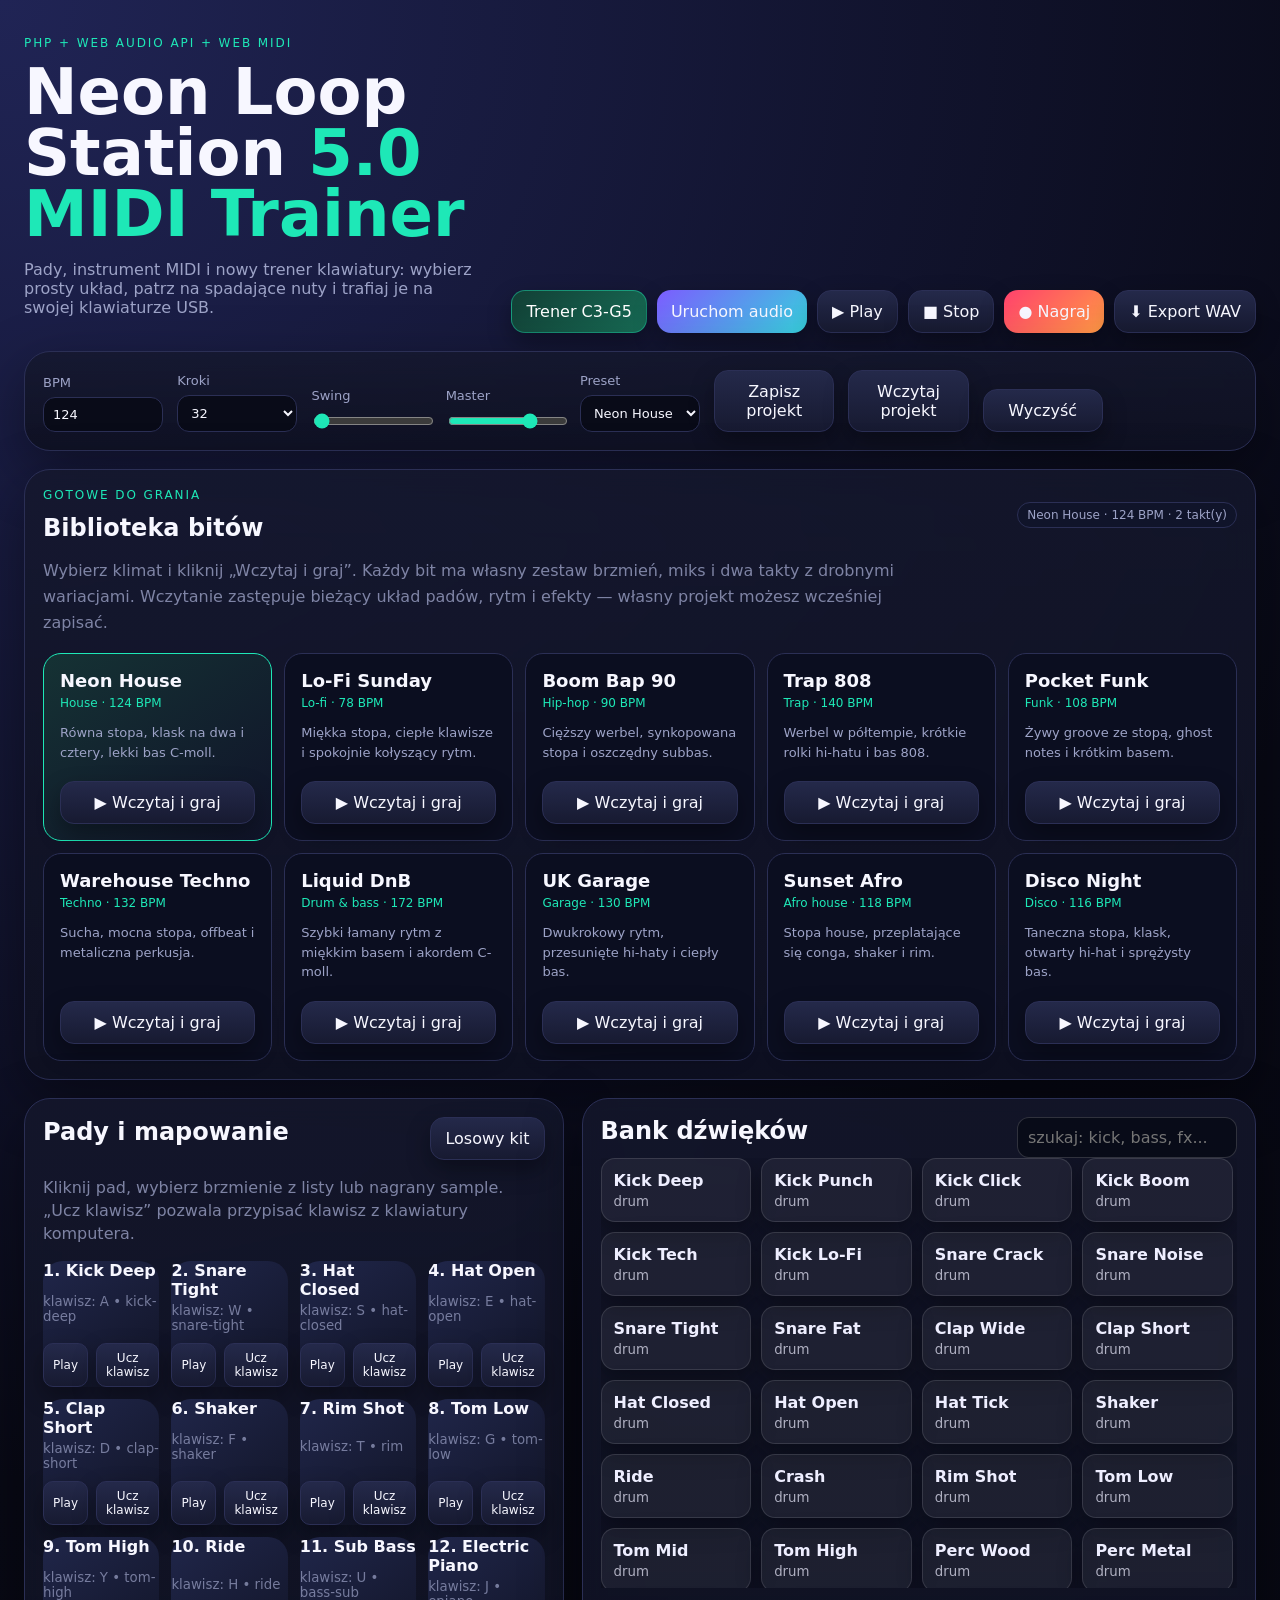
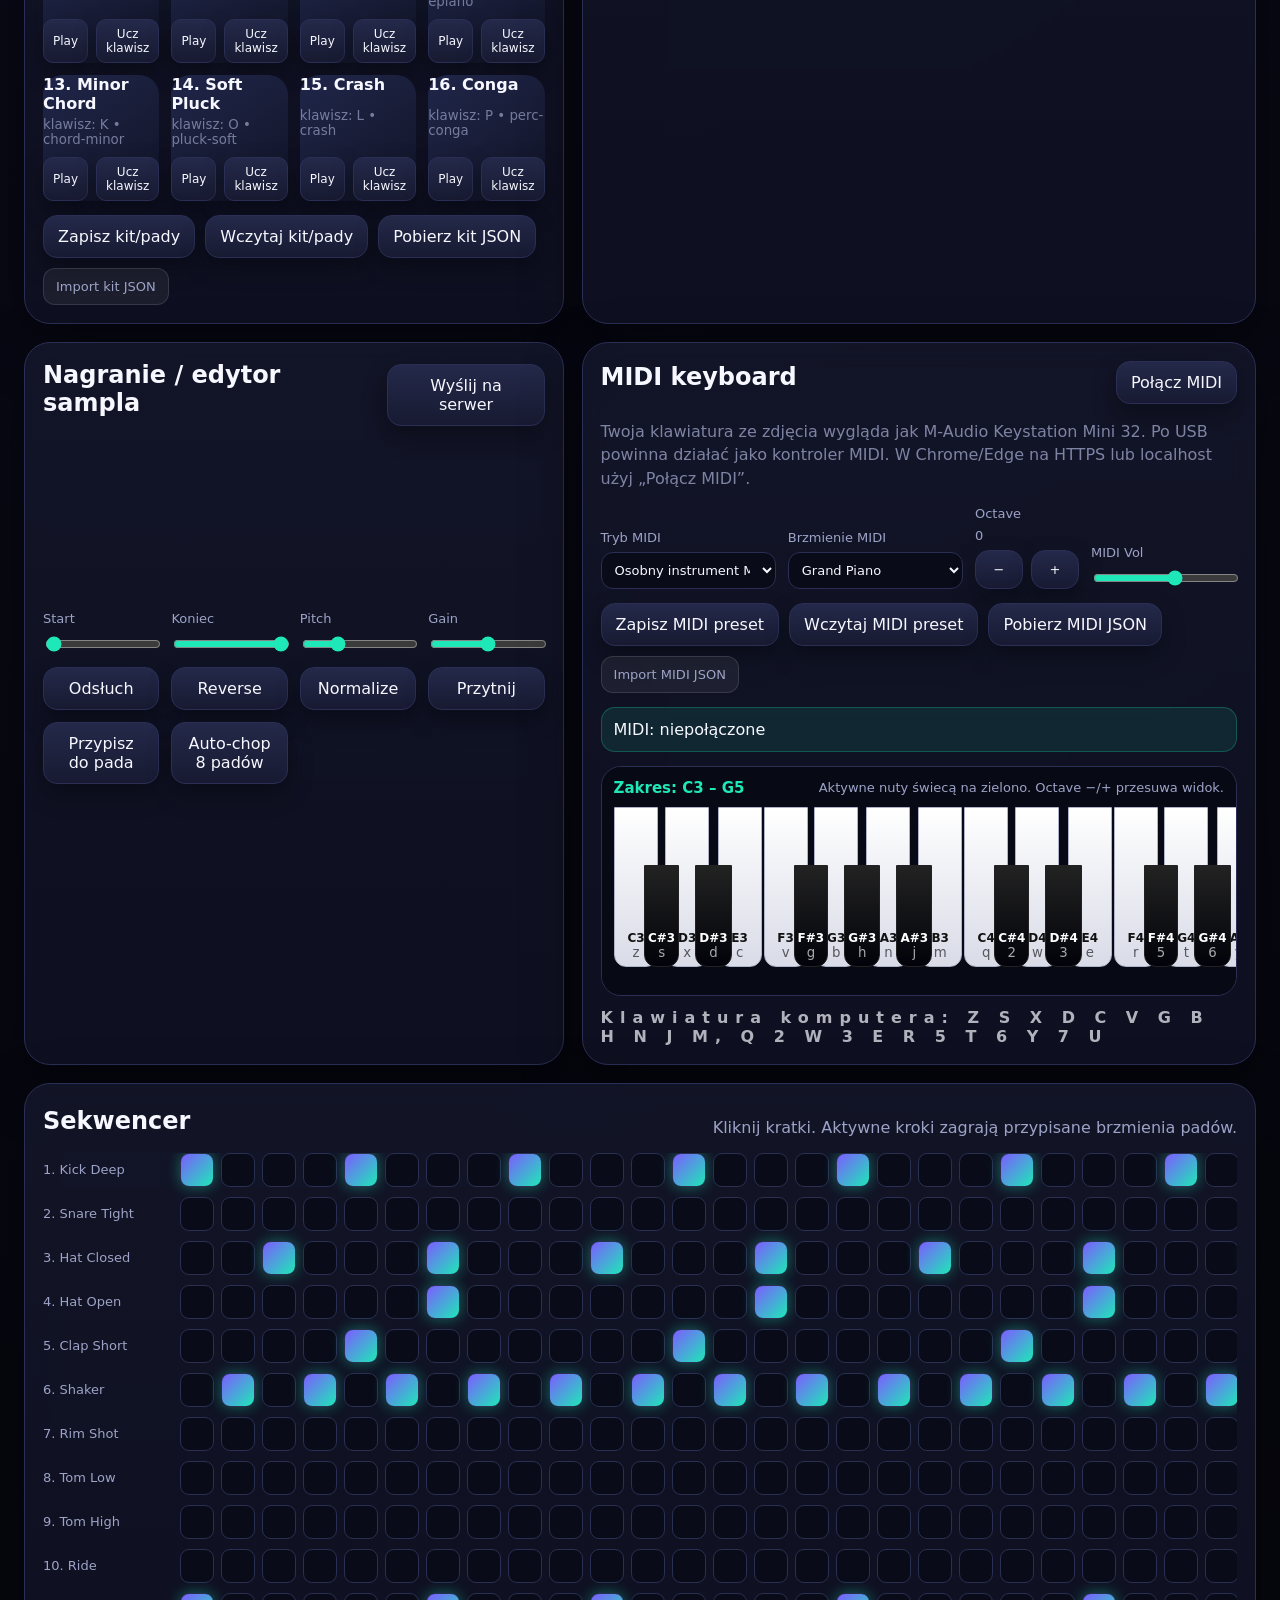
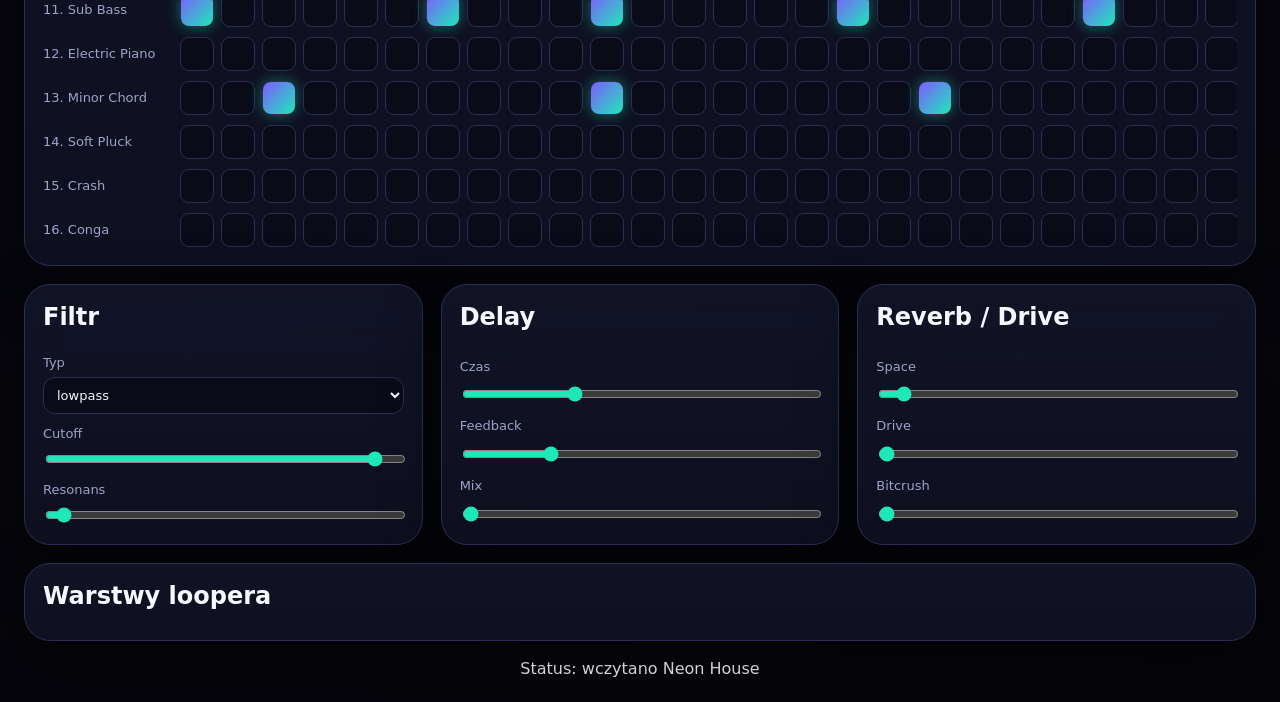
<file: index.html>
﻿<!doctype html><html lang="pl"><head><meta charset="utf-8"><meta name="viewport" content="width=device-width,initial-scale=1"><title>Neon Loop Station 5.0 MIDI Trainer</title><link rel="icon" href="data:,"><link rel="stylesheet" href="assets/style.css?v=20261020-beats1"></head><body>
<main class="app">
<header class="hero"><div><p class="eyebrow">PHP + Web Audio API + Web MIDI</p><h1>Neon Loop Station <span>5.0 MIDI Trainer</span></h1><p>Pady, instrument MIDI i nowy trener klawiatury: wybierz prosty układ, patrz na spadające nuty i trafiaj je na swojej klawiaturze USB.</p></div><div class="transport"><a class="trainerLink" href="trainer.html">Trener C3-G5</a><button id="bootBtn" class="primary">Uruchom audio</button><button id="playBtn">▶ Play</button><button id="stopBtn">■ Stop</button><button id="recBtn" class="danger">● Nagraj</button><button id="exportBtn">⬇ Export WAV</button></div></header>
<section class="panel master-grid"><label>BPM <input id="bpm" type="number" min="55" max="220" value="120"></label><label>Kroki <select id="steps"><option>16</option><option>32</option></select></label><label>Swing <input id="swing" type="range" min="0" max="0.45" step="0.01" value="0.08"></label><label>Master <input id="masterVol" type="range" min="0" max="1" step="0.01" value="0.72"></label><label>Preset <select id="presetSelect"></select></label><button id="saveProjectBtn">Zapisz projekt</button><button id="loadProjectBtn">Wczytaj projekt</button><button id="clearBtn">Wyczyść</button></section>
<section class="panel beat-panel" aria-labelledby="beatHeading"><div class="section-head"><div><p class="eyebrow">Gotowe do grania</p><h2 id="beatHeading">Biblioteka bitów</h2></div><span id="beatNow" class="badge" aria-live="polite"></span></div><p class="hint">Wybierz klimat i kliknij „Wczytaj i graj”. Każdy bit ma własny zestaw brzmień, miks i dwa takty z drobnymi wariacjami. Wczytanie zastępuje bieżący układ padów, rytm i efekty — własny projekt możesz wcześniej zapisać.</p><div id="beatLibrary" class="beat-library"></div></section>
<section class="grid two"><div class="panel"><div class="section-head"><h2>Pady i mapowanie</h2><button id="randomKitBtn">Losowy kit</button></div><p class="hint">Kliknij pad, wybierz brzmienie z listy lub nagrany sample. „Ucz klawisz” pozwala przypisać klawisz z klawiatury komputera.</p><div id="pads" class="pads"></div><div class="mini-tools"><button id="saveKitBtn">Zapisz kit/pady</button><button id="loadKitBtn">Wczytaj kit/pady</button><button id="downloadKitBtn">Pobierz kit JSON</button><label class="fileBtn">Import kit JSON<input id="importKit" type="file" accept="application/json"></label></div></div>
<div class="panel"><div class="section-head"><h2>Bank dźwięków</h2><input id="soundSearch" placeholder="szukaj: kick, bass, fx..."></div><div id="soundList" class="sound-list"></div></div></section>
<section class="grid two"><div class="panel"><div class="section-head"><h2>Nagranie / edytor sampla</h2><button id="uploadBtn">Wyślij na serwer</button></div><canvas id="wave" width="780" height="170"></canvas><div class="editor-grid"><label>Start <input id="trimStart" type="range" min="0" max="1" step="0.001" value="0"></label><label>Koniec <input id="trimEnd" type="range" min="0" max="1" step="0.001" value="1"></label><label>Pitch <input id="pitch" type="range" min="0.25" max="3" step="0.01" value="1"></label><label>Gain <input id="sampleGain" type="range" min="0" max="2" step="0.01" value="1"></label><button id="playSampleBtn">Odsłuch</button><button id="reverseBtn">Reverse</button><button id="normalizeBtn">Normalize</button><button id="cropBtn">Przytnij</button><button id="assignSampleBtn">Przypisz do pada</button><button id="chopBtn">Auto-chop 8 padów</button></div></div>
<div class="panel"><div class="section-head"><h2>MIDI keyboard</h2><button id="midiBtn">Połącz MIDI</button></div><p class="hint">Twoja klawiatura ze zdjęcia wygląda jak M-Audio Keystation Mini 32. Po USB powinna działać jako kontroler MIDI. W Chrome/Edge na HTTPS lub localhost użyj „Połącz MIDI”.</p><div class="midi-controls"><label>Tryb MIDI <select id="midiMode"><option value="instrument">Osobny instrument MIDI</option><option value="pads">Nutki C2-D#3 grają pady</option><option value="chromatic">Chromatycznie wybrany pad</option></select></label><label>Brzmienie MIDI <select id="midiInstrument"></select></label><label>Octave <span id="octaveLabel">0</span><div class="octaveBtns"><button id="octDown">−</button><button id="octUp">+</button></div></label><label>MIDI Vol <input id="midiVol" type="range" min="0" max="1.5" step="0.01" value="0.85"></label></div><div class="mini-tools"><button id="saveMidiBtn">Zapisz MIDI preset</button><button id="loadMidiBtn">Wczytaj MIDI preset</button><button id="downloadMidiBtn">Pobierz MIDI JSON</button><label class="fileBtn">Import MIDI JSON<input id="importMidi" type="file" accept="application/json"></label></div><div id="midiStatus" class="midi-status">MIDI: niepołączone</div><div id="piano" class="piano"></div><div class="kbd">Klawiatura komputera: Z S X D C V G B H N J M, Q 2 W 3 E R 5 T 6 Y 7 U</div></div></section>
<section class="panel"><div class="section-head"><h2>Sekwencer</h2><p>Kliknij kratki. Aktywne kroki zagrają przypisane brzmienia padów.</p></div><div id="sequencer" class="sequencer"></div></section>
<section class="grid three"><div class="panel fx"><h2>Filtr</h2><label>Typ <select id="filterType"><option>lowpass</option><option>highpass</option><option>bandpass</option><option>notch</option></select></label><label>Cutoff <input id="cutoff" type="range" min="80" max="16000" value="9000"></label><label>Resonans <input id="resonance" type="range" min="0" max="25" step="0.1" value="1"></label></div><div class="panel fx"><h2>Delay</h2><label>Czas <input id="delayTime" type="range" min="0.03" max="0.75" step="0.01" value="0.25"></label><label>Feedback <input id="feedback" type="range" min="0" max="0.85" step="0.01" value="0.28"></label><label>Mix <input id="delayMix" type="range" min="0" max="0.8" step="0.01" value="0.18"></label></div><div class="panel fx"><h2>Reverb / Drive</h2><label>Space <input id="reverbMix" type="range" min="0" max="0.8" step="0.01" value="0.18"></label><label>Drive <input id="drive" type="range" min="0" max="1" step="0.01" value="0"></label><label>Bitcrush <input id="crush" type="range" min="0" max="1" step="0.01" value="0"></label></div></section>
<section class="panel"><div class="section-head"><h2>Warstwy loopera</h2></div><div id="loops" class="loops"></div></section><footer>Status: <span id="status">gotowy</span></footer></main><script src="assets/beats.js?v=20261020-beats1"></script><script src="assets/app.js?v=20261020-beats1"></script></body></html>
</file>
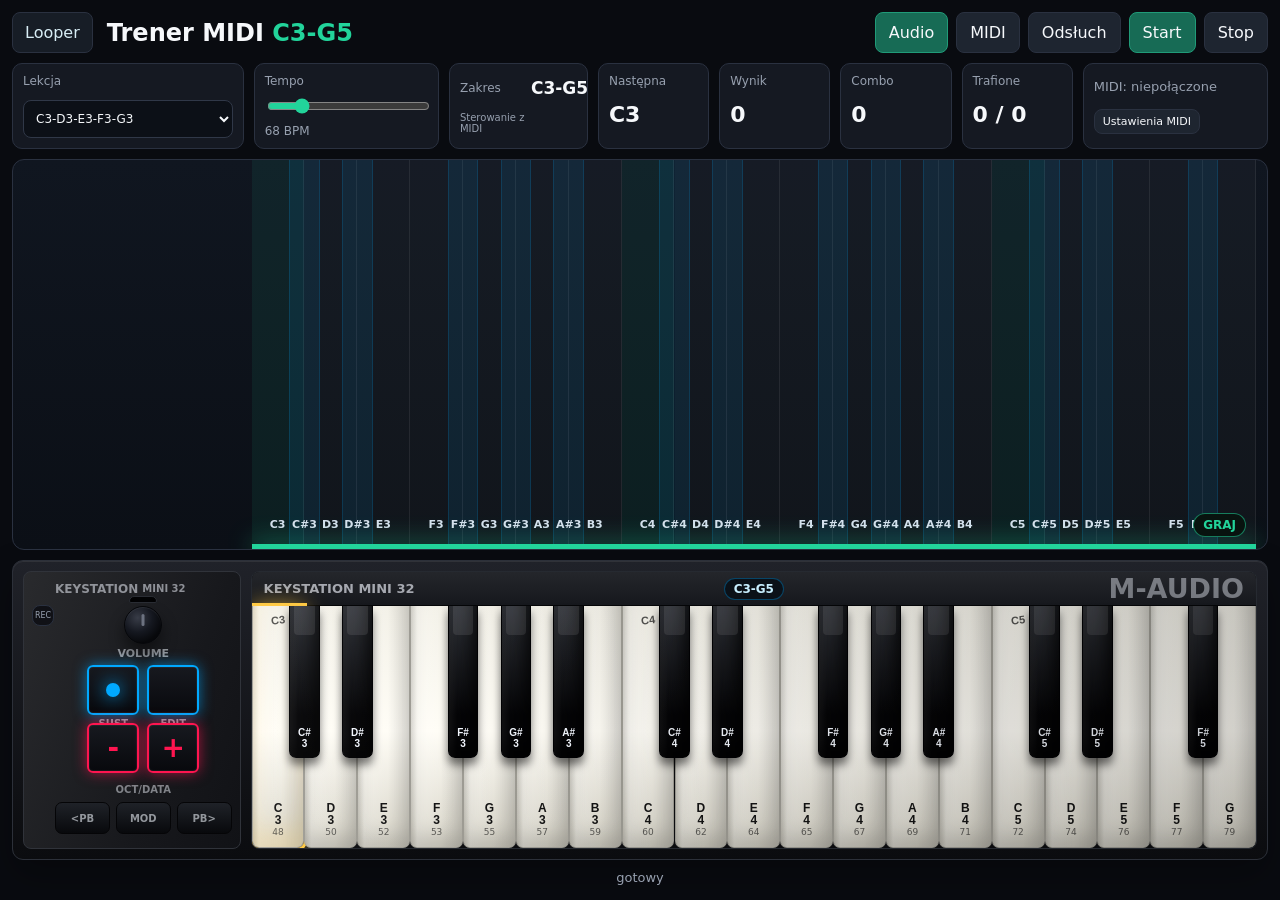
<file: trainer.html>
<!doctype html>
<html lang="pl">
<head>
  <meta charset="utf-8">
  <meta name="viewport" content="width=device-width,initial-scale=1">
  <title>MIDI Trainer C3-G5</title>
  <link rel="icon" href="data:,">
  <link rel="stylesheet" href="assets/trainer.css">
</head>
<body>
  <main class="trainer-app">
    <header class="trainer-top">
      <a href="index.html" class="back-link">Looper</a>
      <h1>Trener MIDI <span id="rangeTitle">C3-G5</span></h1>
      <div class="top-actions">
        <button id="audioBtn" class="primary">Audio</button>
        <button id="midiBtn">MIDI</button>
        <button id="previewBtn">Odsłuch</button>
        <button id="startBtn" class="primary">Start</button>
        <button id="stopBtn">Stop</button>
      </div>
    </header>

    <section class="trainer-controls">
      <label>Lekcja
        <select id="lessonSelect"></select>
      </label>
      <label>Tempo
        <input id="tempoInput" type="range" min="50" max="150" value="76" step="1">
        <span id="tempoLabel">76 BPM</span>
      </label>
      <div class="octave-control">
        <span>Zakres</span>
        <b id="rangeLabel">C3-G5</b>
        <small>Sterowanie z MIDI</small>
      </div>
      <div class="stat"><span>Następna</span><b id="nextNote">--</b></div>
      <div class="stat"><span>Wynik</span><b id="score">0</b></div>
      <div class="stat"><span>Combo</span><b id="combo">0</b></div>
      <div class="stat"><span>Trafione</span><b id="hits">0 / 0</b></div>
      <div class="midi-status"><span id="midiStatus">MIDI: niepołączone</span><button id="midiSettings" type="button">Ustawienia MIDI</button></div>
    </section>

    <section class="trainer-stage-wrap">
      <div id="stage" class="stage">
        <div id="laneLayer" class="lane-layer"></div>
        <div id="noteLayer" class="note-layer"></div>
        <div class="hit-line"><span>GRAJ</span></div>
      </div>
      <div class="keyboard-shell">
        <aside class="keystation-controls" aria-label="Panel Keystation Mini 32">
          <div class="side-buttons">
            <button id="deviceRecord" type="button" class="record-indicator" disabled aria-label="Nagrywanie MIDI">REC</button>
          </div>
          <div class="control-brand">
            <span>KEYSTATION</span>
            <b>MINI 32</b>
          </div>
          <div class="volume-stack">
            <div class="usb-jack" aria-hidden="true"></div>
            <div class="volume-knob" aria-hidden="true"></div>
            <span>VOLUME</span>
          </div>
          <div class="pad-grid">
            <button id="deviceSust" class="device-pad blue" type="button" disabled aria-pressed="false" aria-label="Sustain">
              <span class="pad-dot"></span>
              <small>SUST</small>
            </button>
            <button id="deviceEdit" class="device-pad blue" type="button" disabled aria-pressed="false" aria-label="Edit">
              <small>EDIT</small>
            </button>
            <button id="deviceOctDown" class="device-pad red" type="button" disabled aria-pressed="false" aria-label="Octave down">
              <b>-</b>
            </button>
            <button id="deviceOctUp" class="device-pad red" type="button" disabled aria-pressed="false" aria-label="Octave up">
              <b>+</b>
            </button>
          </div>
          <div class="oct-data-label">OCT/DATA</div>
          <div class="pitch-row">
            <button id="devicePitchDown" class="soft-pad" type="button" disabled><span>&lt;PB</span></button>
            <button id="deviceMod" class="soft-pad" type="button" disabled><span>MOD</span></button>
            <button id="devicePitchUp" class="soft-pad" type="button" disabled><span>PB&gt;</span></button>
          </div>
        </aside>
        <div class="keybed">
          <div class="keybed-rail">
            <span class="rail-title">KEYSTATION MINI 32</span>
            <span id="railRange" class="rail-range">C3-G5</span>
            <span class="rail-logo">M-AUDIO</span>
          </div>
          <div id="keyboard" class="keyboard"></div>
        </div>
      </div>
    </section>

    <footer class="trainer-footer">
      <span id="status">gotowy</span>
    </footer>
  </main>
  <dialog id="midiDialog">
    <h2>Sterowanie fizycznym kontrolerem</h2>
    <p>Panel na stronie pokazuje stan odebrany z MIDI. Sustain (CC64), głośność (CC7), modulacja (CC1) i pitch bend są rozpoznawane automatycznie.</p>
    <p>Keystation Mini 32 zmienia oktawę i tryb Edit wewnętrznie. Nie wysyła osobnego komunikatu o tych przyciskach ani ich diodach. Po zmianie oktawy wybierz kalibrację i naciśnij skrajny lewy klawisz C. Zakres i kolory na stronie dopasują się do tej nuty.</p>
    <button id="calibrateMidi" type="button">Kalibruj: następnie zagraj lewe C</button>
    <p>Jeśli przycisk kontrolera wysyła CC lub Program Change, możesz przypisać go do akcji. Wybierz akcję, kliknij „Przypisz” i naciśnij przycisk sprzętowy. Przypisania są zapamiętywane dla danego wejścia MIDI. Wewnętrzny przycisk Edit nie da się w ten sposób przypisać.</p>
    <label>Akcja <select id="midiAction"><option value="octaveDown">Oktawa −</option><option value="octaveUp">Oktawa +</option><option value="record">Nagrywanie MIDI wł./wył.</option><option value="edit">Edytor nagrania otwórz/zapisz</option></select></label>
    <button id="learnMidi" type="button">Przypisz</button>
    <button id="clearMidiMapping" type="button">Usuń przypisanie</button>
    <p id="mappingStatus" role="status"></p>
    <p id="lastMidi" role="status">Oczekiwanie na komunikat MIDI.</p>
    <button id="closeMidiSettings" type="button">Zamknij</button>
  </dialog>
  <dialog id="editDialog">
    <h2>Edycja nagrania MIDI</h2>
    <label>Numery nut MIDI (24–103), oddzielone spacjami
      <textarea id="recordedNotes" rows="5"></textarea>
    </label>
    <p id="editStatus" role="status">Zmień nuty i ponownie naciśnij przypisany przycisk Edit na kontrolerze, aby zapisać. Escape anuluje.</p>
  </dialog>
  <script src="assets/trainer.js"></script>
</body>
</html>
</file>
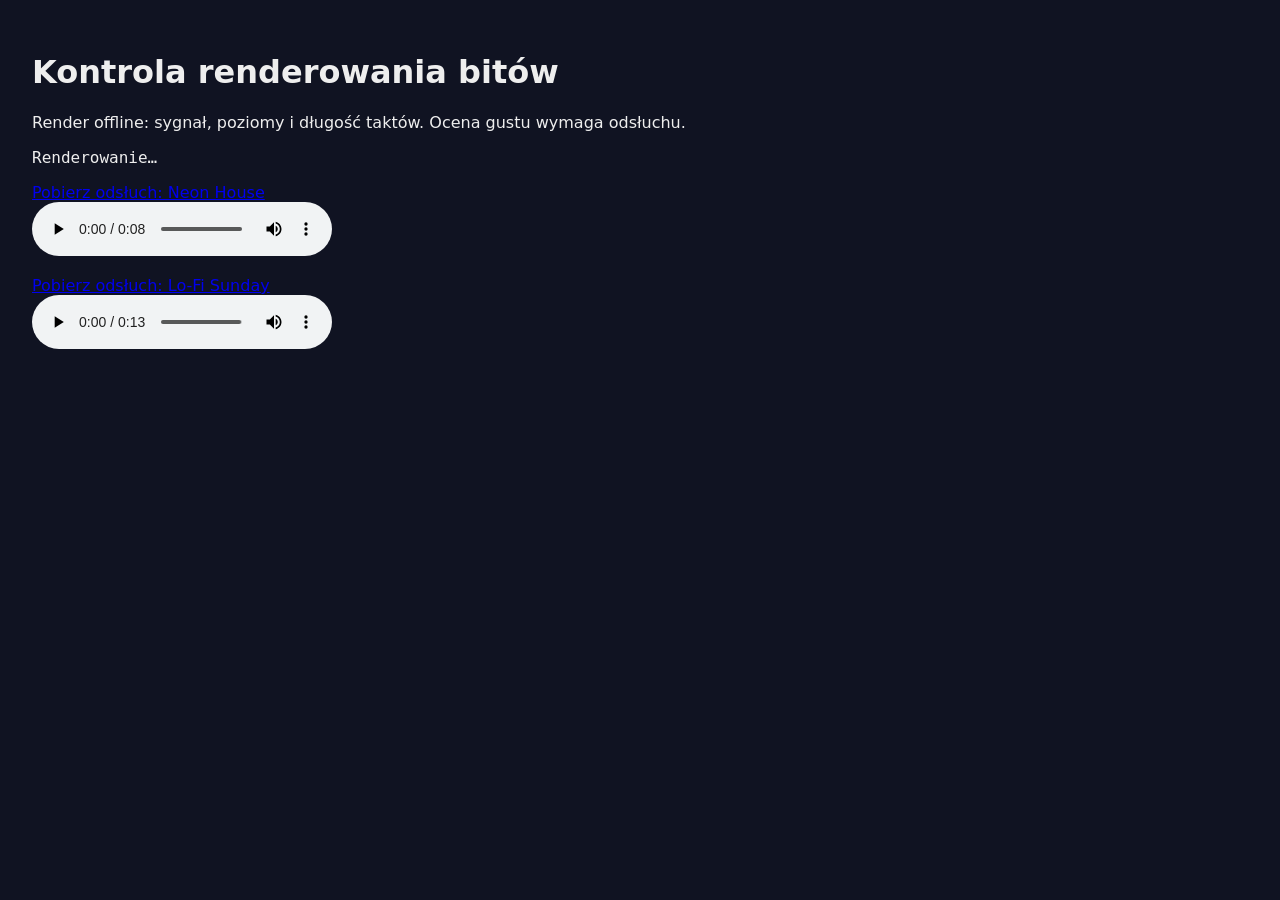
<file: tests/audio-check.html>
<!doctype html><html lang="pl"><meta charset="utf-8"><title>Looper — kontrola audio</title>
<body style="background:#101322;color:#eee;font:16px system-ui;padding:24px"><h1>Kontrola renderowania bitów</h1><p>Render offline: sygnał, poziomy i długość taktów. Ocena gustu wymaga odsłuchu.</p><pre id="results">Renderowanie…</pre><div id="previews"></div><script src="../assets/beats.js"></script><script>
function wav(buffer){const length=buffer.length, data=new DataView(new ArrayBuffer(44+length*2));let offset=0;const text=s=>{for(const char of s)data.setUint8(offset++,char.charCodeAt(0))};text('RIFF');data.setUint32(offset,36+length*2,true);offset+=4;text('WAVEfmt ');data.setUint32(offset,16,true);offset+=4;data.setUint16(offset,1,true);offset+=2;data.setUint16(offset,1,true);offset+=2;data.setUint32(offset,buffer.sampleRate,true);offset+=4;data.setUint32(offset,buffer.sampleRate*2,true);offset+=4;data.setUint16(offset,2,true);offset+=2;data.setUint16(offset,16,true);offset+=2;text('data');data.setUint32(offset,length*2,true);offset+=4;for(const sample of buffer.getChannelData(0)){data.setInt16(offset,Math.max(-1,Math.min(1,sample))*32767,true);offset+=2}return new Blob([data],{type:'audio/wav'})}
(async()=>{const results=[];for(const [name,preset]of Object.entries(LooperBeats.presets)){const bar=8*60/preset.bpm,ctx=new OfflineAudioContext(1,Math.ceil((bar*2+1)*44100),44100),master=ctx.createGain();master.gain.value=.72;master.connect(ctx.destination);const kit=LooperBeats.kitFor(preset);for(let loop=0;loop<2;loop++){const times=[];let time=loop*bar+.04;for(let step=0;step<32;step++){times.push(time);time+=LooperBeats.stepDuration(preset.bpm,preset.swing,step)}for(const [row,hits]of Object.entries(preset.tracks))for(const value of hits){const hit=typeof value==='number'?{step:value}:value;LooperBeats.renderSound(ctx,master,kit[row].sound,times[hit.step],2**((hit.semitones??0)/12),kit[row].gain*(hit.velocity??1))}}const buffer=await ctx.startRendering(),samples=buffer.getChannelData(0);let peak=0,power=0,finite=true,peakIndex=0,sampleIndex=0;for(const sample of samples){if(Math.abs(sample)>peak)peakIndex=sampleIndex;sampleIndex++;finite=finite&&Number.isFinite(sample);peak=Math.max(peak,Math.abs(sample));power+=sample*sample}const rms=Math.sqrt(power/samples.length);results.push({name,peakTime:+(peakIndex/44100).toFixed(4),peak:+peak.toFixed(4),rms:+rms.toFixed(4),finite,pass:finite&&peak<.65&&rms>.005});const p=document.createElement('p'),a=document.createElement('a');a.href=URL.createObjectURL(wav(buffer));a.download=name.replaceAll(' ','-')+'.wav';a.textContent='Pobierz odsłuch: '+name;const audio=document.createElement('audio');audio.controls=true;audio.src=a.href;p.append(a,document.createElement('br'),audio);document.getElementById('previews').append(p)}document.getElementById('results').textContent=JSON.stringify(results,null,2);document.body.dataset.complete='true';})().catch(error=>document.getElementById('results').textContent=String(error));
</script></body></html>
</file>
<file: assets/style.css>
:root{--bg:#080915;--panel:#121426;--panel2:#191c33;--text:#f7f7ff;--muted:#9da3c7;--accent:#7c5cff;--accent2:#1ee8b7;--danger:#ff416d;--line:#2b2f55}*{box-sizing:border-box}body{margin:0;background:radial-gradient(circle at top left,#202455 0,#080915 36%,#05050a 100%);color:var(--text);font-family:Inter,system-ui,Segoe UI,Arial,sans-serif}.app{max-width:1440px;margin:auto;padding:24px}.hero{display:grid;grid-template-columns:1fr auto;gap:24px;align-items:end;margin-bottom:18px}.eyebrow{color:var(--accent2);letter-spacing:.16em;text-transform:uppercase;font-size:12px}h1{font-size:clamp(34px,5vw,78px);line-height:.95;margin:0}h1 span{color:var(--accent2)}h2{margin:0 0 12px}p{color:var(--muted)}button,input,select{font:inherit}button{border:1px solid var(--line);background:linear-gradient(180deg,#24294a,#171a31);color:var(--text);border-radius:14px;padding:11px 14px;cursor:pointer;box-shadow:0 10px 24px #0005}button:hover{transform:translateY(-1px);border-color:var(--accent2)}button.primary{background:linear-gradient(135deg,var(--accent),#36d1dc);border:0}button.danger{background:linear-gradient(135deg,var(--danger),#ff9a44);border:0}.transport{display:flex;flex-wrap:wrap;gap:10px;justify-content:flex-end}.panel{background:linear-gradient(180deg,#15182dcc,#0f1122ee);border:1px solid var(--line);border-radius:26px;padding:18px;box-shadow:0 20px 60px #0006;backdrop-filter:blur(14px);margin-bottom:18px}.master-grid{display:grid;grid-template-columns:repeat(9,minmax(110px,1fr));gap:14px;align-items:end}.grid{display:grid;gap:18px}.grid.two{grid-template-columns:1fr 1.25fr}.grid.three{grid-template-columns:repeat(3,1fr)}label{display:grid;gap:7px;color:var(--muted);font-size:13px}input,select{width:100%;background:#090b18;border:1px solid var(--line);color:var(--text);border-radius:12px;padding:9px}input[type=range]{accent-color:var(--accent2);padding:0}.section-head{display:flex;align-items:center;justify-content:space-between;gap:12px}.pads{display:grid;grid-template-columns:repeat(4,1fr);gap:12px}.pad{min-height:82px;display:flex;flex-direction:column;justify-content:space-between;text-align:left;border-radius:20px;background:linear-gradient(145deg,#20264a,#111426)}.pad b{font-size:16px}.pad small{color:var(--muted)}.pad.active{outline:2px solid var(--accent2);box-shadow:0 0 30px #1ee8b755}.wave-wrap{background:#070914;border:1px solid var(--line);border-radius:20px;padding:10px;overflow:hidden}canvas{width:100%;height:170px;display:block}.editor-grid{display:grid;grid-template-columns:repeat(4,1fr);gap:12px;margin-top:12px}.sequencer{display:grid;gap:10px;overflow:auto}.seq-row{display:grid;grid-template-columns:130px repeat(var(--steps),34px);gap:7px;align-items:center}.track-name{color:var(--muted);font-size:13px}.step{height:34px;border-radius:9px;background:#090b18;border:1px solid #293052;cursor:pointer}.step.on{background:linear-gradient(135deg,var(--accent),var(--accent2));box-shadow:0 0 14px #1ee8b766}.step.playhead{outline:2px solid #fff}.fx{display:grid;gap:12px}.loops{display:grid;gap:10px}.loop-item{display:grid;grid-template-columns:1fr 140px 140px auto auto;gap:12px;align-items:center;background:#0a0d1c;border:1px solid var(--line);border-radius:18px;padding:12px}.badge{display:inline-flex;align-items:center;border-radius:999px;background:#10142a;border:1px solid var(--line);padding:5px 9px;color:var(--muted);font-size:12px}footer{text-align:center}@media(max-width:1050px){.hero,.grid.two,.grid.three{grid-template-columns:1fr}.master-grid,.editor-grid{grid-template-columns:repeat(2,1fr)}.pads{grid-template-columns:repeat(2,1fr)}.seq-row{grid-template-columns:90px repeat(var(--steps),28px)}.step{height:28px}.loop-item{grid-template-columns:1fr}}@media(max-width:640px){.app{padding:12px}.master-grid,.editor-grid{grid-template-columns:1fr}.transport{justify-content:flex-start}}
.sound-list{display:grid;grid-template-columns:repeat(auto-fit,minmax(130px,1fr));gap:10px;max-height:430px;overflow:auto;padding-right:4px}.sound{border:1px solid rgba(255,255,255,.12);background:rgba(255,255,255,.055);border-radius:14px;padding:12px;color:#eef;text-align:left;cursor:pointer}.sound:hover,.pad:hover{border-color:#1ee8b7;transform:translateY(-1px)}.sound small,.pad small{display:block;opacity:.7;margin-top:4px}.mini-tools{display:flex;flex-wrap:wrap;gap:10px;margin-top:14px}.fileBtn{display:inline-flex;align-items:center;gap:8px;border:1px solid rgba(255,255,255,.12);border-radius:12px;padding:10px 12px;background:rgba(255,255,255,.06);cursor:pointer}.fileBtn input{display:none}.hint{opacity:.78;line-height:1.45}.midi-status{margin-top:14px;padding:12px;border-radius:14px;background:rgba(30,232,183,.1);border:1px solid rgba(30,232,183,.25)}.kbd{margin-top:12px;letter-spacing:7px;font-weight:800;opacity:.7}#soundSearch{width:220px;background:#080b18;color:#fff;border:1px solid rgba(255,255,255,.16);border-radius:12px;padding:10px}
.pad div{display:flex;gap:8px;margin-top:10px}.pad div button{padding:7px 9px;border-radius:10px;font-size:12px}
.midi-controls{display:grid;grid-template-columns:1.2fr 1.2fr .7fr 1fr;gap:12px;align-items:end}.octaveBtns{display:flex;gap:8px}.octaveBtns button{width:48px}.piano{position:relative;display:flex;align-items:flex-end;gap:2px;min-height:190px;margin-top:14px;padding:12px;background:#070914;border:1px solid var(--line);border-radius:20px;overflow:auto}.pkey{position:relative;flex:0 0 44px;height:160px;border-radius:0 0 12px 12px;background:linear-gradient(#fff,#d9dbe7);color:#111;border:1px solid #aeb3c9;box-shadow:none;padding:6px 3px;display:flex;flex-direction:column;justify-content:flex-end;align-items:center}.pkey.black{height:102px;flex-basis:30px;margin-left:-16px;margin-right:-16px;z-index:2;background:linear-gradient(#222,#02030a);color:#fff;border-color:#222}.pkey span{font-weight:800;font-size:12px}.pkey small{opacity:.65}.pkey.active{outline:3px solid var(--accent2);transform:translateY(2px);filter:brightness(1.15)}@media(max-width:900px){.midi-controls{grid-template-columns:1fr 1fr}.pkey{flex-basis:38px}.pkey.black{flex-basis:26px;margin-left:-14px;margin-right:-14px}}
.piano{display:block;min-height:230px}.piano-top{display:flex;justify-content:space-between;gap:12px;align-items:center;margin-bottom:10px;color:var(--muted);font-size:13px}.piano-top b{color:var(--accent2);font-size:15px}.piano-strip{display:flex;align-items:flex-end;gap:2px;transition:transform .28s cubic-bezier(.2,.8,.2,1);transform-origin:left center;will-change:transform;min-width:max-content}.pkey.held{outline:4px solid var(--accent2);box-shadow:0 0 24px rgba(30,232,183,.8), inset 0 -16px 22px rgba(30,232,183,.25);transform:translateY(3px)}.pkey.black.held{box-shadow:0 0 26px rgba(30,232,183,.9), inset 0 -14px 20px rgba(30,232,183,.4)}
.trainerLink{display:inline-flex;align-items:center;text-decoration:none;border:1px solid rgba(30,232,183,.42);background:linear-gradient(135deg,#123f35,#176b55);color:#fff;border-radius:14px;padding:11px 14px;box-shadow:0 10px 24px #0005}.trainerLink:hover{transform:translateY(-1px);border-color:var(--accent2)}
.beat-library{display:grid;grid-template-columns:repeat(auto-fit,minmax(210px,1fr));gap:12px;margin-top:18px}.beat-card{display:flex;flex-direction:column;align-items:flex-start;padding:16px;border:1px solid var(--line);border-radius:18px;background:#0b0e20}.beat-card.selected{border-color:var(--accent2);background:linear-gradient(145deg,#153234,#101329)}.beat-card h3{font-size:18px;margin:0 0 5px}.beat-card small{color:var(--accent2);font-size:12px}.beat-card p{font-size:13px;line-height:1.5;flex:1}.beat-card button{width:100%;margin-top:6px}.beat-panel .section-head{flex-wrap:wrap}.beat-panel .hint{max-width:900px;line-height:1.6}.beat-panel .eyebrow{margin-top:0}.beat-panel h2{margin-bottom:0}
</file>
<file: assets/trainer.css>
:root {
  --bg: #090b10;
  --panel: #151922;
  --line: #2a3140;
  --text: #f6f8fb;
  --muted: #97a0af;
  --green: #22d49b;
  --yellow: #ffca45;
  --red: #ff1550;
  --blue: #00a9ff;
  --cyan: #12e6ff;
  --hardware: #1b1c20;
  --hardware-dark: #0b0c0f;
}

* {
  box-sizing: border-box;
}

html,
body {
  height: 100%;
}

body {
  margin: 0;
  background: #090b10;
  color: var(--text);
  font-family: Inter, system-ui, Segoe UI, Arial, sans-serif;
  overflow: hidden;
}

button,
input,
select {
  font: inherit;
}

button {
  border: 1px solid var(--line);
  background: #1e2530;
  color: var(--text);
  border-radius: 8px;
  padding: 10px 13px;
  cursor: pointer;
}

button:hover {
  border-color: var(--green);
}

button.primary {
  background: #176b55;
  border-color: #209b78;
}

.trainer-app {
  height: 100svh;
  display: grid;
  grid-template-rows: auto auto 1fr auto;
  gap: 10px;
  padding: 12px;
}

.trainer-top {
  display: grid;
  grid-template-columns: auto 1fr auto;
  align-items: center;
  gap: 14px;
}

.back-link {
  color: #d8edf5;
  text-decoration: none;
  border: 1px solid var(--line);
  border-radius: 8px;
  padding: 10px 12px;
  background: #171d26;
}

.trainer-top h1 {
  margin: 0;
  font-size: 24px;
  letter-spacing: 0;
}

.trainer-top h1 span {
  color: var(--green);
}

.top-actions {
  display: flex;
  gap: 8px;
  flex-wrap: wrap;
  justify-content: flex-end;
}

.trainer-controls {
  display: grid;
  grid-template-columns: minmax(200px, 1.25fr) minmax(160px, 1fr) minmax(130px, .75fr) repeat(4, minmax(92px, .6fr)) minmax(170px, 1fr);
  gap: 10px;
  align-items: stretch;
}

.trainer-controls label,
.stat,
.midi-status,
.octave-control {
  background: var(--panel);
  border: 1px solid var(--line);
  border-radius: 10px;
  padding: 10px;
}

.trainer-controls label {
  display: grid;
  gap: 7px;
  color: var(--muted);
  font-size: 12px;
}

.trainer-controls select,
.trainer-controls input {
  width: 100%;
  background: #0c1017;
  color: var(--text);
  border: 1px solid #303848;
  border-radius: 8px;
  padding: 8px;
}

.trainer-controls input[type=range] {
  accent-color: var(--green);
  padding: 0;
}

.octave-control {
  display: grid;
  grid-template-columns: minmax(66px, 1fr) auto;
  grid-template-rows: auto auto;
  gap: 5px;
  align-items: center;
}

.octave-control span {
  font-size: 12px;
  color: var(--muted);
}

.octave-control b {
  font-size: 17px;
  white-space: nowrap;
}

.octave-buttons {
  display: flex;
  gap: 6px;
  grid-row: 1 / 3;
  grid-column: 2;
}

.octave-buttons button {
  width: 34px;
  padding: 8px 0;
}

.stat {
  display: grid;
  gap: 4px;
}

.stat span {
  font-size: 12px;
  color: var(--muted);
}

.stat b {
  font-size: 22px;
  line-height: 1;
}

.midi-status {
  display: flex;
  align-items: center;
  color: var(--muted);
  font-size: 13px;
  flex-wrap: wrap;
  gap: 6px;
}

.midi-status button { padding: 5px 8px; font-size: 11px; }
.octave-control small { color: var(--muted); font-size: 10px; }

.trainer-stage-wrap {
  min-height: 0;
  display: grid;
  grid-template-rows: minmax(220px, 1fr) 300px;
  gap: 10px;
}

.stage {
  position: relative;
  min-height: 0;
  overflow: hidden;
  background: linear-gradient(180deg, #101620, #0b0f16);
  border: 1px solid var(--line);
  border-radius: 12px;
}

.lane-layer,
.note-layer {
  position: absolute;
  inset: 0;
}

.lane {
  position: absolute;
  top: 0;
  bottom: 0;
  z-index: 1;
  border-right: 1px solid rgba(255, 255, 255, .075);
  background: rgba(255, 255, 255, .022);
}

.lane.black-lane {
  z-index: 2;
  background: rgba(0, 169, 255, .09);
  border-inline: 1px solid rgba(0, 169, 255, .16);
}

.lane.c-lane {
  background: rgba(34, 212, 155, .075);
}

.lane-label {
  position: absolute;
  left: 50%;
  bottom: 18px;
  transform: translateX(-50%);
  font-size: 11px;
  color: #d9e2ef;
  font-weight: 900;
  white-space: nowrap;
}

.hit-line {
  position: absolute;
  left: 0;
  right: 0;
  bottom: 0;
  height: 5px;
  background: var(--green);
  box-shadow: 0 0 24px rgba(34, 212, 155, .9);
  z-index: 5;
}

.hit-line span {
  position: absolute;
  right: 10px;
  bottom: 12px;
  padding: 4px 9px;
  border-radius: 999px;
  background: #08130f;
  border: 1px solid rgba(34, 212, 155, .55);
  color: var(--green);
  font-size: 12px;
  font-weight: 900;
}

.fall-note {
  position: absolute;
  opacity: 0;
  height: 40px;
  min-width: 0;
  border-radius: 8px;
  background: linear-gradient(180deg, #ffe27b, #ffb800);
  color: #171000;
  display: flex;
  align-items: center;
  justify-content: center;
  overflow: hidden;
  font-size: 13px;
  font-weight: 900;
  box-shadow: 0 12px 26px rgba(0, 0, 0, .42);
  z-index: 4;
}

.fall-note.black-note {
  background: linear-gradient(180deg, #8dd9ff, #1788d8);
  color: #03121e;
}

.fall-note.hit {
  background: linear-gradient(180deg, #7dffcf, #22d49b);
  color: #04140f;
  transform: scale(.96);
}

.fall-note.miss {
  background: linear-gradient(180deg, #ff7796, #ff1550);
  color: #fff;
  opacity: .7 !important;
}

.fall-note.preview {
  outline: 3px solid #fff;
}

.keyboard-shell {
  min-height: 0;
  display: grid;
  grid-template-columns: minmax(150px, 17vw) minmax(0, 1fr);
  gap: 10px;
  overflow: hidden;
  padding: 10px;
  background: linear-gradient(180deg, #202229, #0b0c0f);
  border: 1px solid #2c3039;
  border-radius: 11px;
  box-shadow: inset 0 1px 0 rgba(255, 255, 255, .07), 0 16px 36px rgba(0, 0, 0, .28);
}

.keystation-controls {
  position: relative;
  min-width: 0;
  display: grid;
  grid-template-rows: 18px 50px 122px 12px 32px;
  gap: 5px;
  padding: 8px 8px 8px 31px;
  border-radius: 8px;
  background: linear-gradient(110deg, #292a2d, #17181c 66%, #111216);
  border: 1px solid #30333a;
  color: #e2e5eb;
}

.side-buttons {
  position: absolute;
  left: 8px;
  top: 33px;
  display: grid;
  gap: 7px;
}

.side-buttons span {
  width: 18px;
  height: 22px;
  border-radius: 4px;
  background: linear-gradient(180deg, #1d2026, #090a0d);
  border: 1px solid #050507;
  box-shadow: inset 0 1px 0 rgba(255, 255, 255, .08);
}

.control-brand {
  display: flex;
  align-items: center;
  min-width: 0;
  gap: 4px;
  color: rgba(226, 230, 238, .58);
  font-weight: 900;
  line-height: 1;
}

.control-brand span {
  font-size: 12px;
}

.control-brand b {
  font-size: 10px;
}

.volume-stack {
  display: grid;
  justify-items: center;
  align-content: center;
  gap: 3px;
  color: rgba(226, 230, 238, .62);
  font-size: 11px;
  font-weight: 900;
}

.usb-jack {
  width: 28px;
  height: 7px;
  border-radius: 8px 8px 3px 3px;
  background: #07080b;
  border: 1px solid #2a2d34;
  box-shadow: inset 0 0 7px #000;
}

.volume-knob {
  position: relative;
  width: 38px;
  height: 38px;
  border-radius: 999px;
  background:
    radial-gradient(circle at 35% 30%, #383c47, #151820 42%, #07080b 73%),
    conic-gradient(from 210deg, #0a0b10, #333743, #0a0b10);
  border: 1px solid #06070a;
  box-shadow: 0 9px 16px rgba(0, 0, 0, .48), inset 0 1px 1px rgba(255, 255, 255, .08);
}

.volume-knob::after {
  content: "";
  position: absolute;
  left: 50%;
  top: 7px;
  width: 3px;
  height: 12px;
  transform: translateX(-50%) rotate(var(--knob-angle, 0deg));
  transform-origin: 50% 12px;
  border-radius: 999px;
  background: #6c7280;
}

.pad-grid {
  display: grid;
  grid-template-columns: repeat(2, minmax(42px, 52px));
  gap: 8px;
  justify-content: center;
  align-self: center;
}

.device-pad {
  --pad: #8ca0b8;
  --pad-rgb: 140, 160, 184;
  position: relative;
  min-width: 0;
  aspect-ratio: 1.05;
  display: grid;
  place-items: center;
  padding: 0;
  color: var(--pad);
  background: linear-gradient(180deg, #17191f, #08090d);
  border: 2px solid var(--pad);
  border-radius: 6px;
  box-shadow: 0 0 14px rgba(var(--pad-rgb), .6), inset 0 0 0 1px rgba(255, 255, 255, .05);
}

.device-pad:hover {
  border-color: var(--pad);
}

.device-pad.blue {
  --pad: var(--blue);
  --pad-rgb: 0, 169, 255;
}

.device-pad.red {
  --pad: var(--red);
  --pad-rgb: 255, 21, 80;
}

.device-pad.red.is-locked {
  --pad: var(--green);
  --pad-rgb: 34, 212, 155;
}

.keystation-controls button:disabled { cursor: default; opacity: 1; }
.record-indicator {
  padding: 5px 2px;
  font-size: 8px;
  color: var(--muted);
  background: #101116;
}
.record-indicator.is-locked { color: #fff; background: #b3143d; border-color: var(--red); box-shadow: 0 0 14px var(--red); }
.soft-pad.is-locked { color: var(--blue); border-color: var(--blue); }

dialog {
  width: min(640px, calc(100% - 24px));
  max-height: 85svh;
  overflow: auto;
  background: var(--panel);
  color: var(--text);
  border: 1px solid var(--line);
  border-radius: 12px;
  padding: 24px;
  line-height: 1.5;
}
dialog::backdrop { background: #000a; }
dialog h2 { margin-top: 0; font-size: 20px; }
dialog p { color: var(--muted); font-size: 14px; }
dialog select, dialog textarea { background: var(--bg); color: var(--text); border: 1px solid var(--line); border-radius: 6px; padding: 8px; }
dialog textarea { width: 100%; margin-top: 8px; }
#lastMidi, #mappingStatus { overflow-wrap: anywhere; }

.device-pad b {
  font-size: 28px;
  line-height: .85;
}

.device-pad small {
  position: absolute;
  left: 50%;
  bottom: -16px;
  transform: translateX(-50%);
  color: rgba(226, 230, 238, .62);
  font-size: 10px;
  font-weight: 900;
  line-height: 1;
  white-space: nowrap;
}

.pad-dot {
  width: 14px;
  height: 14px;
  border-radius: 50%;
  background: currentColor;
  box-shadow: 0 0 18px currentColor;
}

.device-pad.is-pressed,
.device-pad.is-locked {
  background: radial-gradient(circle at 50% 52%, rgba(var(--pad-rgb), .38), #0b0d12 68%);
  box-shadow: 0 0 26px rgba(var(--pad-rgb), .9), inset 0 0 18px rgba(var(--pad-rgb), .42);
  transform: translateY(1px);
}

.oct-data-label {
  text-align: center;
  color: rgba(226, 230, 238, .52);
  font-size: 10px;
  line-height: 1;
  font-weight: 900;
}

.pitch-row {
  display: grid;
  grid-template-columns: repeat(3, minmax(0, 1fr));
  gap: 6px;
}

.soft-pad {
  min-width: 0;
  min-height: 0;
  padding: 0;
  border-radius: 7px;
  background: linear-gradient(180deg, #1f2228, #08090c);
  border-color: #050507;
  color: rgba(226, 230, 238, .62);
  font-size: 10px;
  font-weight: 900;
}

.soft-pad:hover {
  border-color: #525968;
}

.soft-pad.is-pressed {
  border-color: #6b7485;
  box-shadow: inset 0 0 15px rgba(255, 255, 255, .09);
  transform: translateY(1px);
}

.keybed {
  min-width: 0;
  min-height: 0;
  display: grid;
  grid-template-rows: 34px 1fr;
  overflow: hidden;
  background: #0e0f12;
  border: 1px solid #262a31;
  border-radius: 8px;
}

.keybed-rail {
  display: grid;
  grid-template-columns: 1fr auto 1fr;
  align-items: center;
  gap: 12px;
  padding: 0 12px;
  background: linear-gradient(180deg, #24262b, #16181d);
  border-bottom: 1px solid #050608;
  color: rgba(231, 235, 243, .68);
  font-weight: 900;
}

.rail-title {
  min-width: 0;
  overflow: hidden;
  text-overflow: ellipsis;
  white-space: nowrap;
  font-size: 13px;
}

.rail-range {
  padding: 3px 9px;
  border-radius: 999px;
  background: #0b1118;
  border: 1px solid rgba(0, 169, 255, .34);
  color: #c8efff;
  font-size: 12px;
}

.rail-logo {
  justify-self: end;
  font-size: 27px;
  line-height: 1;
  color: rgba(231, 235, 243, .45);
}

.keyboard {
  position: relative;
  min-height: 0;
  height: 100%;
  background: linear-gradient(180deg, #16181d 0 9px, #0c0d10 9px 100%);
  isolation: isolate;
}

.keyboard::before {
  content: "";
  position: absolute;
  inset: 0;
  background: linear-gradient(90deg, rgba(255, 255, 255, .04), transparent 18%, rgba(0, 0, 0, .18) 100%);
  pointer-events: none;
  z-index: 6;
}

.key {
  position: absolute;
  top: 0;
  height: 100%;
  min-width: 0;
  padding: 0;
  border: 0;
  border-radius: 0;
  background: transparent;
  box-shadow: none;
  transform: none;
}

.key:hover {
  border-color: transparent;
  transform: none;
}

.key.black {
  height: 63%;
  z-index: 3;
}

.key.white {
  z-index: 1;
}

.key-body {
  position: absolute;
  inset: 0;
  display: grid;
  align-content: end;
  justify-items: center;
  overflow: hidden;
  padding: 0 2px 10px;
  border-radius: 0 0 7px 7px;
}

.key.white .key-body {
  color: #141414;
  background:
    linear-gradient(90deg, rgba(0, 0, 0, .1), rgba(255, 255, 255, .22) 12%, rgba(255, 255, 255, 0) 58%, rgba(0, 0, 0, .13)),
    linear-gradient(180deg, #f3f1e8, #fffdf6 52%, #d8d5c9);
  border: 1px solid #9e9c94;
  border-top: 0;
  box-shadow: inset 0 -12px 17px rgba(0, 0, 0, .12);
}

.key.black .key-body {
  color: #eef7ff;
  padding-bottom: 8px;
  background:
    linear-gradient(90deg, rgba(255, 255, 255, .07), transparent 28%, rgba(0, 0, 0, .46)),
    linear-gradient(180deg, #30333a, #050507 72%);
  border: 1px solid #010103;
  border-top: 0;
  box-shadow: 0 7px 8px rgba(0, 0, 0, .5), inset 0 -12px 16px rgba(0, 0, 0, .62);
}

.key.black .key-body::before {
  content: "";
  position: absolute;
  top: 0;
  left: 14%;
  right: 14%;
  height: 19%;
  border-radius: 0 0 4px 4px;
  background: rgba(255, 255, 255, .09);
}

.key.target .key-body {
  outline: 3px solid var(--yellow);
  box-shadow: 0 0 22px rgba(255, 202, 69, .75), inset 0 -18px 24px rgba(255, 202, 69, .2);
}

.key.down .key-body {
  outline: 3px solid var(--blue);
  box-shadow: 0 0 26px rgba(0, 169, 255, .82), inset 0 0 26px rgba(0, 169, 255, .32);
}

.key.white.down .key-body {
  background:
    linear-gradient(180deg, rgba(0, 169, 255, .55), rgba(255, 255, 255, .7) 55%, rgba(0, 169, 255, .36)),
    linear-gradient(180deg, #f3f1e8, #fffdf6 52%, #d8d5c9);
}

.key.black.down .key-body {
  background:
    radial-gradient(circle at 50% 35%, rgba(0, 169, 255, .7), transparent 48%),
    linear-gradient(180deg, #30333a, #050507 72%);
}

.key.wrong .key-body {
  outline: 3px solid var(--red);
  box-shadow: 0 0 24px rgba(255, 21, 80, .82), inset 0 0 22px rgba(255, 21, 80, .28);
}

.note-name {
  position: relative;
  z-index: 1;
  text-align: center;
  font-family: "Trebuchet MS", Arial, sans-serif;
  font-size: 12px;
  line-height: 1.05;
  font-weight: 900;
}

.key.black .note-name {
  color: #f4f8ff;
  font-size: 10px;
}

.note-midi {
  position: relative;
  z-index: 1;
  color: inherit;
  font-size: 9px;
  opacity: .64;
}

.key.black .note-midi {
  display: none;
}

.octave-mark {
  position: absolute;
  top: 8px;
  left: 50%;
  z-index: 1;
  transform: translateX(-50%) rotate(-7deg);
  color: rgba(20, 20, 20, .72);
  font-family: "Trebuchet MS", Arial, sans-serif;
  font-size: 11px;
  font-style: normal;
  font-weight: 900;
}

.key.black .octave-mark {
  display: none;
}

.trainer-footer {
  color: var(--muted);
  font-size: 13px;
  text-align: center;
  min-height: 18px;
}

@media (max-width: 1120px) {
  .trainer-controls {
    grid-template-columns: repeat(4, minmax(0, 1fr));
  }
}

@media (max-width: 980px) {
  body {
    overflow: auto;
  }

  .trainer-app {
    height: auto;
    min-height: 100svh;
  }

  .trainer-top {
    grid-template-columns: 1fr;
  }

  .top-actions {
    justify-content: flex-start;
  }

  .trainer-controls {
    grid-template-columns: repeat(2, minmax(0, 1fr));
  }

  .trainer-stage-wrap {
    grid-template-rows: 52svh 260px;
  }

  .keyboard-shell {
    grid-template-columns: 134px minmax(0, 1fr);
  }

  .keystation-controls {
    padding-left: 25px;
  }

  .side-buttons {
    left: 6px;
  }

  .rail-logo {
    font-size: 22px;
  }

  .rail-title {
    font-size: 11px;
  }

  .note-name {
    font-size: 10px;
  }

  .note-midi {
    display: none;
  }
}

@media (max-width: 700px) {
  .trainer-app {
    padding: 8px;
  }

  .trainer-controls {
    grid-template-columns: 1fr;
  }

  .trainer-stage-wrap {
    grid-template-rows: 50svh 224px;
  }

  .keyboard-shell {
    grid-template-columns: 1fr;
    grid-template-rows: 72px 1fr;
    padding: 8px;
  }

  .keystation-controls {
    grid-template-columns: 58px 1fr 80px;
    grid-template-rows: 1fr;
    align-items: center;
    gap: 8px;
    padding: 8px;
  }

  .side-buttons,
  .control-brand,
  .oct-data-label {
    display: none;
  }

  .volume-stack {
    grid-column: 1;
    font-size: 9px;
  }

  .usb-jack {
    display: none;
  }

  .volume-knob {
    width: 34px;
    height: 34px;
  }

  .pad-grid {
    grid-column: 2;
    grid-template-columns: repeat(4, minmax(0, 1fr));
    gap: 6px;
  }

  .device-pad {
    aspect-ratio: 1.2;
  }

  .device-pad small {
    display: none;
  }

  .device-pad b {
    font-size: 24px;
  }

  .pitch-row {
    grid-column: 3;
    height: 100%;
  }

  .pitch-row .soft-pad span {
    display: none;
  }

  .keybed {
    grid-template-rows: 27px 1fr;
  }

  .keybed-rail {
    grid-template-columns: 1fr auto;
    gap: 7px;
    padding: 0 8px;
  }

  .rail-logo {
    display: none;
  }

  .fall-note {
    height: 34px;
    font-size: 11px;
  }

  .key-body {
    border-radius: 0 0 5px 5px;
    padding: 0 1px 5px;
  }

  .key.black .key-body {
    padding-bottom: 5px;
  }

  .note-name {
    font-size: 9px;
  }

  .key.black .note-name {
    font-size: 8px;
  }

  .octave-mark {
    top: 5px;
    font-size: 9px;
  }

  .trainer-top h1 {
    font-size: 20px;
  }
}
</file>
